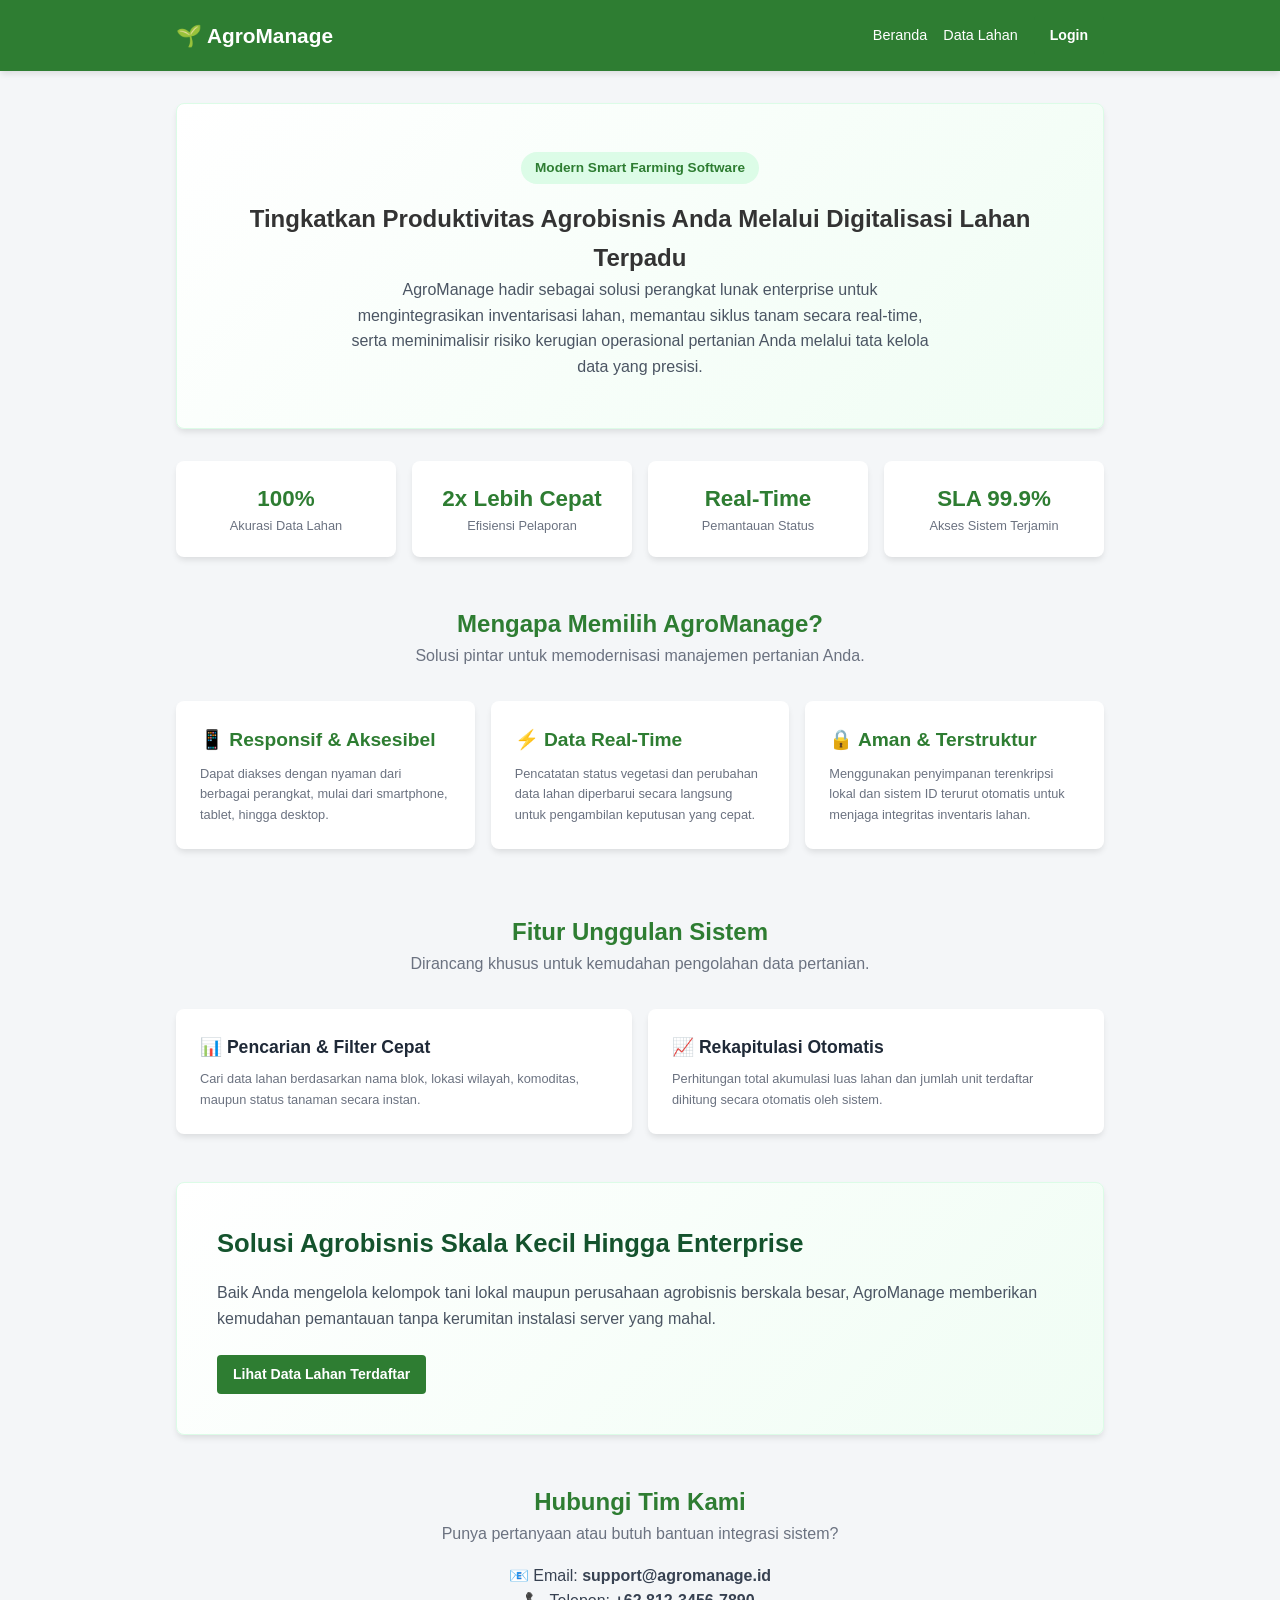
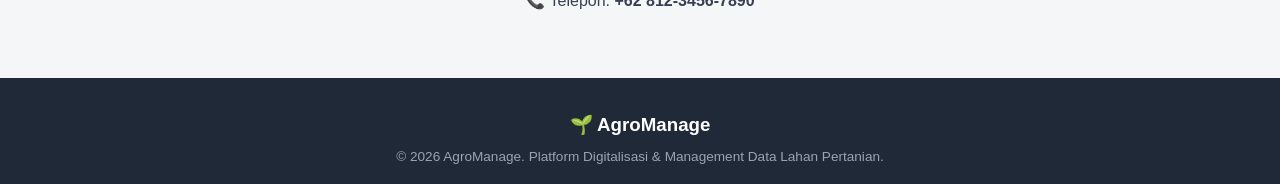
<file: index.html>
<!DOCTYPE html>
<html lang="id">
<head>
  <meta charset="UTF-8">
  <meta name="viewport" content="width=device-width, initial-scale=1.0">
  <title>AgroManage - Sistem Informasi Data Lahan Pertanian</title>
  <link rel="stylesheet" href="assets/css/style.css">
</head>
<body>

  <header class="header">
    <section class="container header-container">
      <h1 class="logo">🌱 AgroManage</h1>
      
      <button class="menu-toggle" id="menuToggle" aria-label="Toggle Navigation Menu">☰</button>

      <nav class="nav-links" id="navLinks" aria-label="Navigasi Utama">
        <a href="index.html" class="nav-link highlight-link">Beranda</a>
        <a href="datalahan.html" class="nav-link">Data Lahan</a>
        <a href="login.html" class="btn btn-primary">Login</a>
      </nav>
    </section>
  </header>

  <main class="container">
    <section id="beranda" class="hero-card">
      <mark class="hero-badge">Modern Smart Farming Software</mark>
      <h2>Tingkatkan Produktivitas Agrobisnis Anda Melalui Digitalisasi Lahan Terpadu</h2>
      <p>AgroManage hadir sebagai solusi perangkat lunak enterprise untuk mengintegrasikan inventarisasi lahan, 
        memantau siklus tanam secara real-time, serta meminimalisir risiko kerugian operasional pertanian Anda melalui tata kelola data yang presisi.</p>
    </section>

    <section class="stats-grid" aria-label="Statistik Layanan">
      <article class="stat-card">
        <h3>100%</h3>
        <p>Akurasi Data Lahan</p>
      </article>
      <article class="stat-card">
        <h3>2x Lebih Cepat</h3>
        <p>Efisiensi Pelaporan</p>
      </article>
      <article class="stat-card">
        <h3>Real-Time</h3>
        <p>Pemantauan Status</p>
      </article>
      <article class="stat-card">
        <h3>SLA 99.9%</h3>
        <p>Akses Sistem Terjamin</p>
      </article>
    </section>

    <section id="keunggulan" style="margin-bottom: 3rem;">
      <header style="text-align: center; margin-bottom: 2rem;">
        <h2 style="color: var(--primary);">Mengapa Memilih AgroManage?</h2>
        <p style="color: #6b7280;">Solusi pintar untuk memodernisasi manajemen pertanian Anda.</p>
      </header>

      <section class="scroll-container">
        <article class="stat-card" style="text-align: left; padding: 1.5rem;">
          <h3 style="font-size: 1.2rem; margin-bottom: 0.5rem;">📱 Responsif & Aksesibel</h3>
          <p>Dapat diakses dengan nyaman dari berbagai perangkat, mulai dari smartphone, tablet, hingga desktop.</p>
        </article>

        <article class="stat-card" style="text-align: left; padding: 1.5rem;">
          <h3 style="font-size: 1.2rem; margin-bottom: 0.5rem;">⚡ Data Real-Time</h3>
          <p>Pencatatan status vegetasi dan perubahan data lahan diperbarui secara langsung untuk pengambilan keputusan yang cepat.</p>
        </article>

        <article class="stat-card" style="text-align: left; padding: 1.5rem;">
          <h3 style="font-size: 1.2rem; margin-bottom: 0.5rem;">🔒 Aman & Terstruktur</h3>
          <p>Menggunakan penyimpanan terenkripsi lokal dan sistem ID terurut otomatis untuk menjaga integritas inventaris lahan.</p>
        </article>
      </section>
    </section>

    <section id="fitur" style="margin-bottom: 3rem;">
      <header style="text-align: center; margin-bottom: 2rem;">
        <h2 style="color: var(--primary);">Fitur Unggulan Sistem</h2>
        <p style="color: #6b7280;">Dirancang khusus untuk kemudahan pengolahan data pertanian.</p>
      </header>

      <section class="stats-grid" style="grid-template-columns: repeat(2, 1fr);">
        <article class="stat-card" style="text-align: left; padding: 1.5rem;">
          <h3 style="font-size: 1.1rem; color: #1f2937; margin-bottom: 0.5rem;">📊 Pencarian & Filter Cepat</h3>
          <p>Cari data lahan berdasarkan nama blok, lokasi wilayah, komoditas, maupun status tanaman secara instan.</p>
        </article>

        <article class="stat-card" style="text-align: left; padding: 1.5rem;">
          <h3 style="font-size: 1.1rem; color: #1f2937; margin-bottom: 0.5rem;">📈 Rekapitulasi Otomatis</h3>
          <p>Perhitungan total akumulasi luas lahan dan jumlah unit terdaftar dihitung secara otomatis oleh sistem.</p>
        </article>
      </section>
    </section>

    <section id="solusi" class="hero-card" style="text-align: left; padding: 2.5rem; margin-bottom: 3rem;">
      <header style="margin-bottom: 1rem;">
        <h2 style="color: #14532d;">Solusi Agrobisnis Skala Kecil Hingga Enterprise</h2>
      </header>
      <p style="margin-bottom: 1.5rem;">Baik Anda mengelola kelompok tani lokal maupun perusahaan agrobisnis berskala besar,
        AgroManage memberikan kemudahan pemantauan tanpa kerumitan instalasi server yang mahal.</p>
      <a href="datalahan.html" class="btn btn-primary" style="background-color: var(--primary); color: white; display: inline-block;">Lihat Data Lahan Terdaftar</a>
    </section>

    <section id="kontak" style="margin-bottom: 3rem; text-align: center;">
      <header style="margin-bottom: 1rem;">
        <h2 style="color: var(--primary);">Hubungi Tim Kami</h2>
        <p style="color: #6b7280;">Punya pertanyaan atau butuh bantuan integrasi sistem?</p>
      </header>
      <address style="font-style: normal; color: #374151;">
        <p>📧 Email: <strong>support@agromanage.id</strong></p>
        <p>📞 Telepon: <strong>+62 812-3456-7890</strong></p>
      </address>
    </section>
  </main>

  <footer class="footer">
    <section class="container">
      <h3 style="color: white; margin-bottom: 0.4rem;">🌱 AgroManage</h3>
      <p style="font-size: 0.85rem; color: #9ca3af;">&copy; 2026 AgroManage. Platform Digitalisasi & Management Data Lahan Pertanian.</p>
    </section>
  </footer>

  <script src="assets/js/mainapp.js"></script>
</body>
</html>
</file>
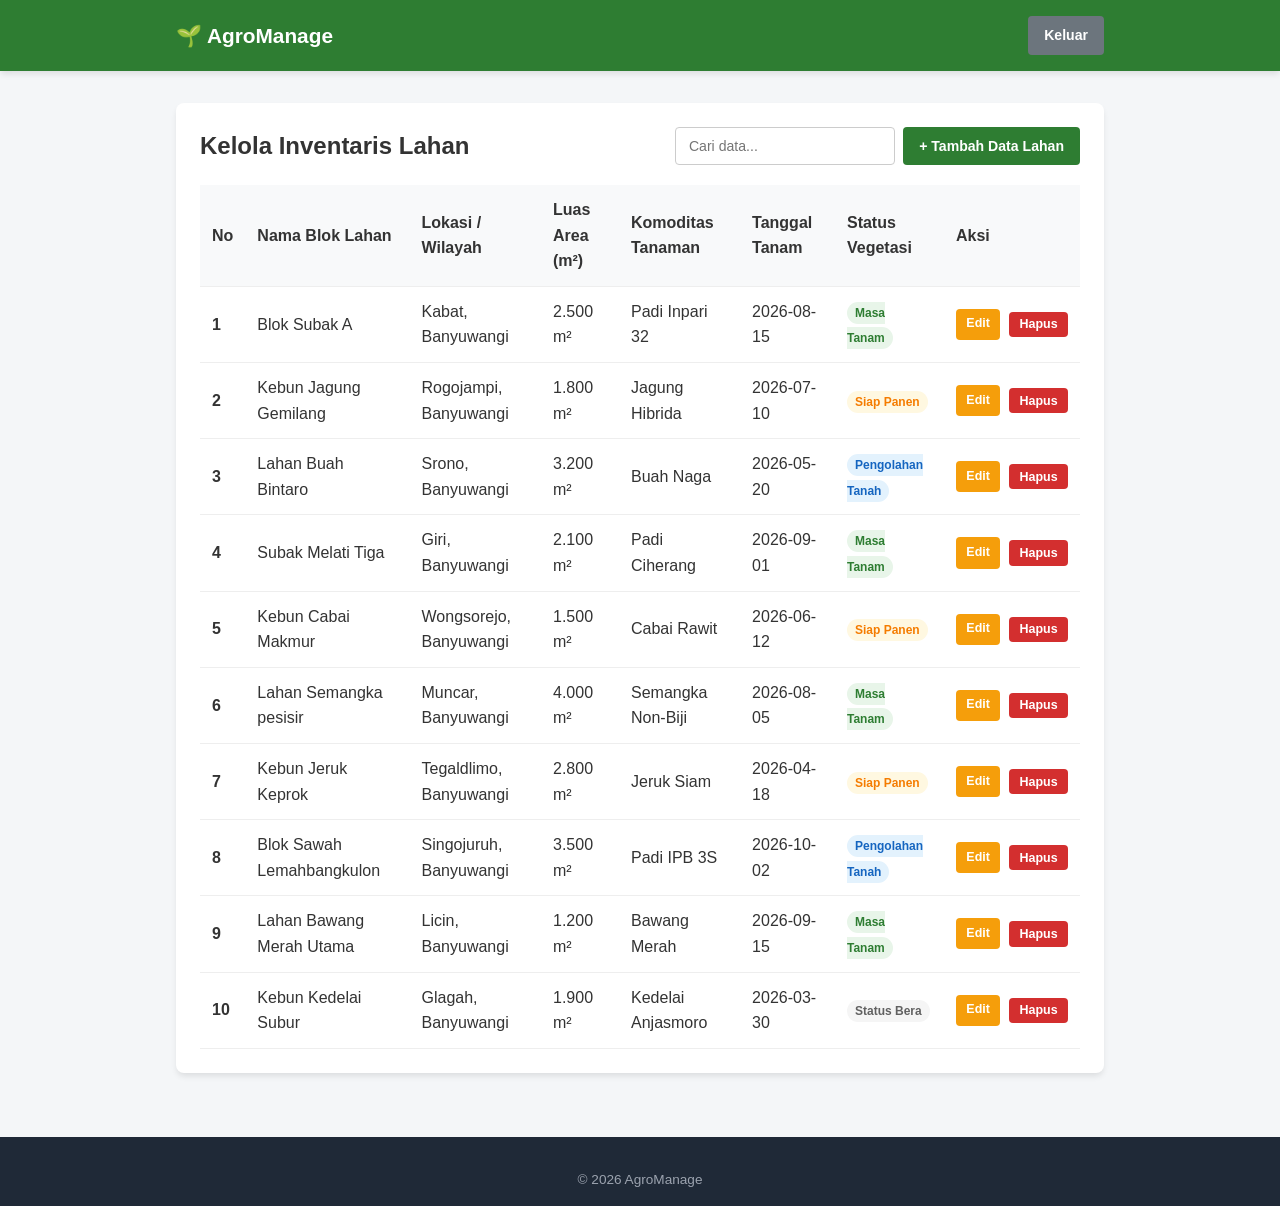
<file: dashboard.html>
<!DOCTYPE html>
<html lang="id">
<head>
  <meta charset="UTF-8">
  <meta name="viewport" content="width=device-width, initial-scale=1.0">
  <title>AgroManage - Management Dashboard</title>
  <link rel="stylesheet" href="assets/css/style.css">
</head>
<body>

  <header class="header">
    <section class="container header-container">
      <h1 class="logo">🌱 AgroManage</h1>

        <a href="index.html" class="btn btn-secondary">Keluar</a>
      </nav>
    </section>
  </header>

  <main class="container">
    <section class="card-table" aria-label="Tabel Kelola Data Lahan">
    <header class="table-header-responsive">
      <h2>Kelola Inventaris Lahan</h2>
      <section class="table-header-actions">
        <input type="search" id="searchInput" placeholder="Cari data..." style="padding: 0.5rem 0.8rem; border: 1px solid #ccc; border-radius: 4px; font-size: 0.88rem;">
        <a href="tambah_data.html" class="btn btn-primary" style="background-color: var(--primary); color: white; text-decoration: none;">+ Tambah Data Lahan</a>
      </section>
    </header>
      
      <figure style="overflow-x: auto; margin: 0;">
        <table class="table">
          <thead>
            <tr>
              <th scope="col">No</th>
              <th scope="col">Nama Blok Lahan</th>
              <th scope="col">Lokasi / Wilayah</th>
              <th scope="col">Luas Area (m²)</th>
              <th scope="col">Komoditas Tanaman</th>
              <th scope="col">Tanggal Tanam</th>
              <th scope="col">Status Vegetasi</th>
              <th scope="col">Aksi</th>
            </tr>
          </thead>
          <tbody id="lahanTableBody">
          </tbody>
        </table>
      </figure>
    </section>

</main>

  <footer class="footer">
    <section class="container">
      <p style="font-size: 0.85rem; color: #9ca3af;">&copy; 2026 AgroManage</p>
    </section>
  </footer>

  <script type="module" src="assets/js/dashboardapp.js"></script>
</body>
</html>
</file>
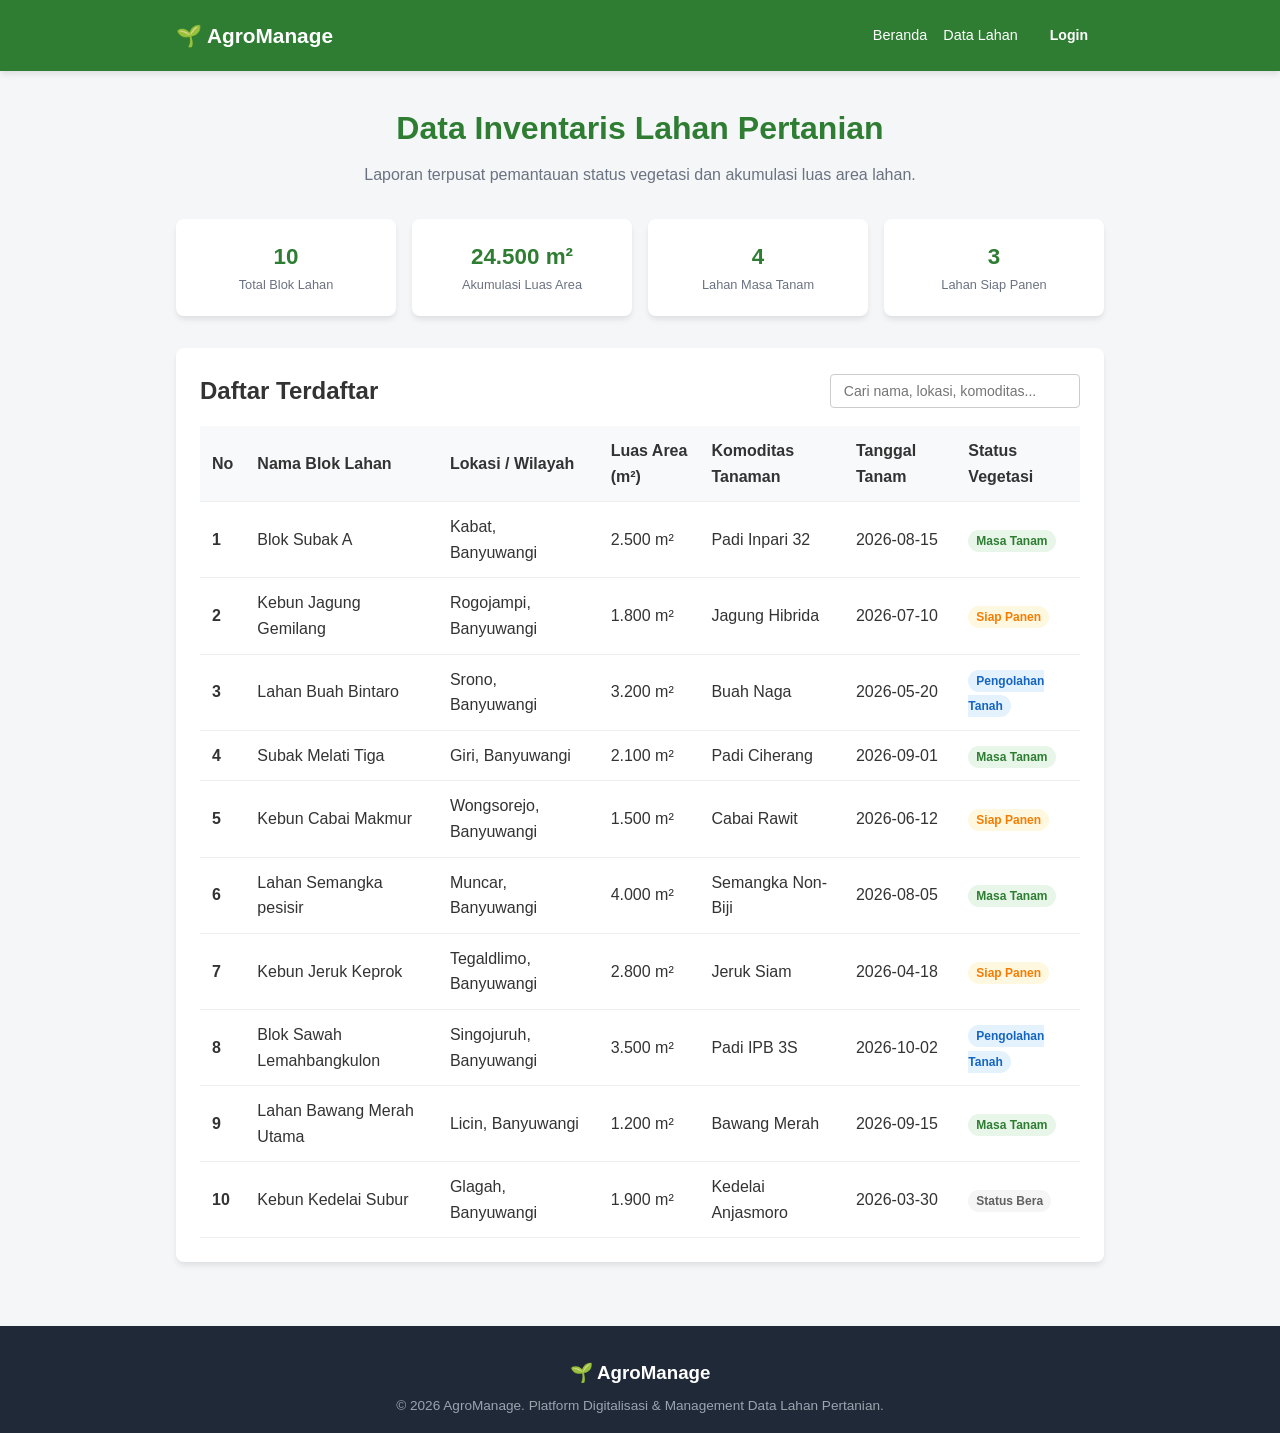
<file: datalahan.html>
<!DOCTYPE html>
<html lang="id">
<head>
  <meta charset="UTF-8">
  <meta name="viewport" content="width=device-width, initial-scale=1.0">
  <title>AgroManage - Data Lahan Pertanian</title>
  <link rel="stylesheet" href="./assets/css/style.css">
</head>
<body>

  <header class="header">
    <section class="container header-container">
      <h1 class="logo">🌱 AgroManage</h1>
      
      <button class="menu-toggle" id="menuToggle" aria-label="Toggle Navigation Menu">☰</button>

      <nav class="nav-links" id="navLinks" aria-label="Navigasi Utama">
        <a href="index.html" class="nav-link">Beranda</a>
        <a href="datalahan.html" class="nav-link highlight-link">Data Lahan</a>
        <a href="login.html" class="btn btn-primary">Login</a>
      </nav>
    </section>
  </header>

  <main class="container">
    <header style="margin-bottom: 2rem; text-align: center;">
      <h2 style="color: var(--primary); font-size: 2rem; margin-bottom: 0.5rem;">Data Inventaris Lahan Pertanian</h2>
      <p style="color: #6b7280;">Laporan terpusat pemantauan status vegetasi dan akumulasi luas area lahan.</p>
    </header>

    <section class="stats-grid" style="margin-bottom: 2rem;" aria-label="Ringkasan Total Data">
      <article class="stat-card"><h3 id="statTotalUnit">0</h3><p>Total Blok Lahan</p></article>
      <article class="stat-card"><h3 id="statTotalLuas">0 m²</h3><p>Akumulasi Luas Area</p></article>
      <article class="stat-card"><h3 id="statMasaTanam">0</h3><p>Lahan Masa Tanam</p></article>
      <article class="stat-card"><h3 id="statSiapPanen">0</h3><p>Lahan Siap Panen</p></article>
    </section>

    <section class="card-table" aria-label="Tabel Inventaris Lahan">
      <header class="table-header">
        <h2>Daftar Terdaftar</h2>
        <input type="search" id="searchInput" placeholder="Cari nama, lokasi, komoditas..." 
        style="padding: 0.5rem 0.8rem; border: 1px solid #ccc; border-radius: 4px; font-size: 0.88rem; width: 250px;">
      </header>
      
      <figure style="overflow-x: auto; margin: 0;">
        <table class="table">
          <thead>
            <tr>
              <th scope="col">No</th>
              <th scope="col">Nama Blok Lahan</th>
              <th scope="col">Lokasi / Wilayah</th>
              <th scope="col">Luas Area (m²)</th>
              <th scope="col">Komoditas Tanaman</th>
              <th scope="col">Tanggal Tanam</th>
              <th scope="col">Status Vegetasi</th>
            </tr>
          </thead>
          <tbody id="lahanTableBody">
          </tbody>
        </table>
      </figure>
    </section>
  </main>

  <footer class="footer">
    <section class="container">
      <h3 style="color: white; margin-bottom: 0.4rem;">🌱 AgroManage</h3>
      <p style="font-size: 0.85rem; color: #9ca3af;">&copy; 2026 AgroManage. Platform Digitalisasi & Management Data Lahan Pertanian.</p>
    </section>
  </footer>

  <script type="module" src="./assets/js/dashboardapp.js"></script>
</body>
</html>
</file>
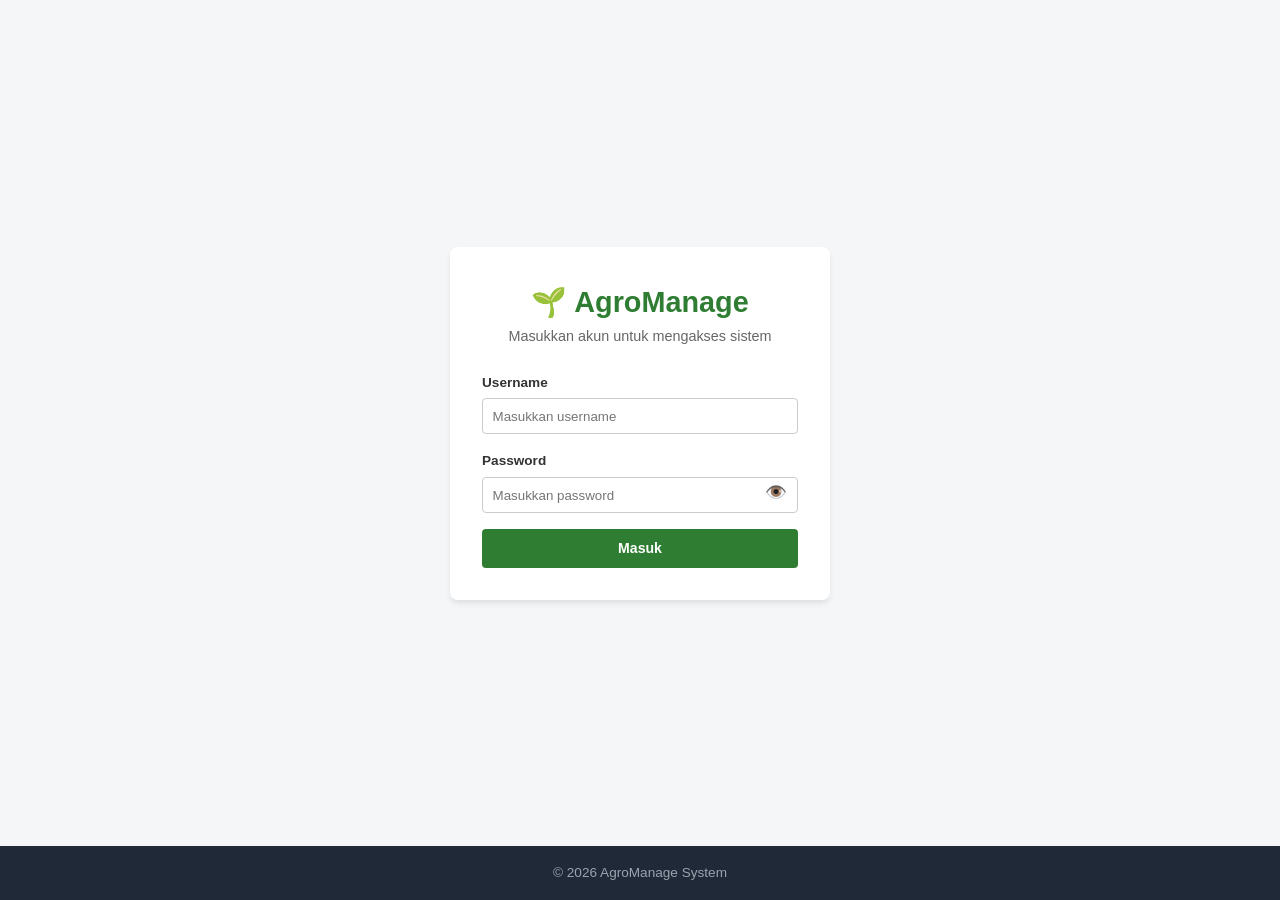
<file: login.html>
<!DOCTYPE html>
<html lang="id">
<head>
  <meta charset="UTF-8">
  <meta name="viewport" content="width=device-width, initial-scale=1.0">
  <title>AgroManage - Login Portal</title>
  <link rel="stylesheet" href="assets/css/style.css">
</head>
<body style="display: flex; flex-direction: column; min-height: 100vh; background-color: var(--bg-color);">

  <main style="flex: 1; display: flex; justify-content: center; align-items: center; padding: 1rem;">
    <article style="background: white; padding: 2rem; border-radius: 8px; box-shadow: var(--shadow); width: 100%; max-width: 380px;">
      <header style="text-align: center; margin-bottom: 1.5rem;">
        <h1 style="color: var(--primary); font-size: 1.8rem;">🌱 AgroManage</h1>
        <p style="color: #666; font-size: 0.9rem;">Masukkan akun untuk mengakses sistem</p>
      </header>

      <form id="loginForm">
        <p style="margin-bottom: 1rem;">
          <label for="username" style="display: block; font-size: 0.85rem; font-weight: 600; margin-bottom: 0.3rem;">Username</label>
          <input type="text" id="username" name="username" placeholder="Masukkan username" style="width: 100%; padding: 0.6rem; border: 1px solid #ccc; border-radius: 4px;">
        </p>

        <p style="margin-bottom: 1rem; position: relative;">
          <label for="password" style="display: block; font-size: 0.85rem; font-weight: 600; margin-bottom: 0.3rem;">Password</label>
          <input type="password" id="password" name="password" placeholder="Masukkan password" style="width: 100%; padding: 0.6rem 2.5rem 0.6rem 0.6rem; border: 1px solid #ccc; border-radius: 4px;">

          <button type="button" id="togglePassword" aria-label="Tampilkan Password" style="position: absolute; right: 8px; top: 28px; background: none; border: none; cursor: pointer; font-size: 1.1rem; padding: 0.2rem; color: #666;">
            👁️
          </button>
        </p>

        <p id="errorMessage" role="alert" style="color: #d32f2f;
        background-color: #ffebee; border: 1px solid #ffcdd2;
        padding: 0.5rem; border-radius: 4px; font-size: 0.85rem;
        text-align: center; margin-bottom: 1rem; display: none;"></p>

        <button type="submit" class="btn btn-primary" style="width: 100%;
        background-color: var(--primary); color: white; padding: 0.7rem;
        font-weight: bold;">Masuk</button>
      </form>
    </article>
  </main>

  <footer class="footer" style="margin-top: 0; padding: 1rem 0;">
    <section class="container">
      <p style="font-size: 0.85rem; color: #9ca3af;">&copy; 2026 AgroManage System</p>
    </section>
  </footer>

  <script type="module" src="assets/js/loginapp.js"></script>
</body>
</html>
</file>
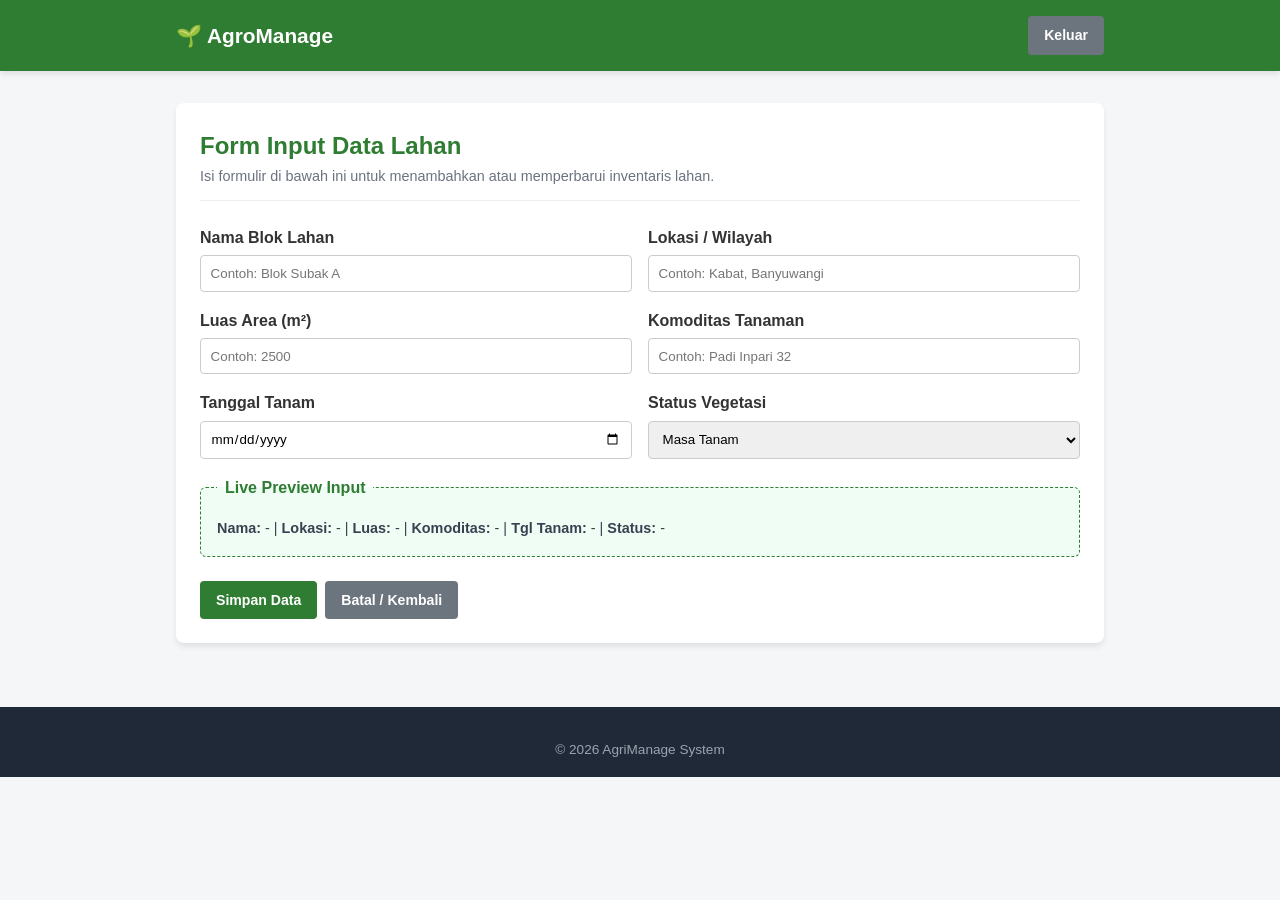
<file: tambah_data.html>
<!DOCTYPE html>
<html lang="id">
<head>
  <meta charset="UTF-8">
  <meta name="viewport" content="width=device-width, initial-scale=1.0">
  <title>AgroManage - Form Input Data Lahan</title>
  <link rel="stylesheet" href="assets/css/style.css">
</head>
<body>

  <!-- Header Navigasi -->
  <header class="header">
    <section class="container header-container">
      <h1 class="logo">🌱 AgroManage</h1>
      
        <a href="index.html" class="btn btn-secondary">Keluar</a>
      </nav>
    </section>
  </header>

  <main class="container">
    <article class="card-table" style="margin-bottom: 2rem;">
      <header style="margin-bottom: 1.5rem; border-bottom: 1px solid #eee; padding-bottom: 0.75rem;">
        <h2 id="formTitle" style="color: var(--primary);">Form Input Data Lahan</h2>
        <p style="color: #6b7280; font-size: 0.9rem;">Isi formulir di bawah ini untuk menambahkan atau memperbarui inventaris lahan.</p>
      </header>

      <form id="lahanForm">
        <input type="hidden" id="lahanId">

        <section class="stats-grid" style="grid-template-columns: repeat(2, 1fr); gap: 1rem; margin-bottom: 1rem;">
          <p>
            <label for="namaLahan" style="display: block; font-weight: 600; margin-bottom: 0.3rem;">Nama Blok Lahan</label>
            <input type="text" id="namaLahan" placeholder="Contoh: Blok Subak A" style="width: 100%; padding: 0.6rem; border: 1px solid #ccc; border-radius: 4px;">
          </p>

          <p>
            <label for="lokasi" style="display: block; font-weight: 600; margin-bottom: 0.3rem;">Lokasi / Wilayah</label>
            <input type="text" id="lokasi" placeholder="Contoh: Kabat, Banyuwangi" style="width: 100%; padding: 0.6rem; border: 1px solid #ccc; border-radius: 4px;">
          </p>

          <p>
            <label for="luas" style="display: block; font-weight: 600; margin-bottom: 0.3rem;">Luas Area (m²)</label>
            <input type="number" id="luas" placeholder="Contoh: 2500" style="width: 100%; padding: 0.6rem; border: 1px solid #ccc; border-radius: 4px;">
          </p>

          <p>
            <label for="jenisTanaman" style="display: block; font-weight: 600; margin-bottom: 0.3rem;">Komoditas Tanaman</label>
            <input type="text" id="jenisTanaman" placeholder="Contoh: Padi Inpari 32" style="width: 100%; padding: 0.6rem; border: 1px solid #ccc; border-radius: 4px;">
          </p>

          <p>
            <label for="tanggalTanam" style="display: block; font-weight: 600; margin-bottom: 0.3rem;">Tanggal Tanam</label>
            <input type="date" id="tanggalTanam" style="width: 100%; padding: 0.6rem; border: 1px solid #ccc; border-radius: 4px;">
          </p>

          <p>
            <label for="statusLahan" style="display: block; font-weight: 600; margin-bottom: 0.3rem;">Status Vegetasi</label>
            <select id="statusLahan" style="width: 100%; padding: 0.6rem; border: 1px solid #ccc; border-radius: 4px;">
              <option value="Masa Tanam">Masa Tanam</option>
              <option value="Siap Panen">Siap Panen</option>
              <option value="Pengolahan Tanah">Pengolahan Tanah</option>
              <option value="Status Bera">Status Bera</option>
            </select>
          </p>
        </section>

        <fieldset style="border: 1px dashed #2e7d32; background: #f0fdf4; border-radius: 6px; padding: 1rem; margin-bottom: 1.5rem;">
          <legend style="padding: 0 0.5rem; font-weight: bold; color: var(--primary);">Live Preview Input</legend>
          <p style="font-size: 0.9rem; color: #374151;">
            <strong>Nama:</strong> <span id="prevNamaLahan">-</span> | 
            <strong>Lokasi:</strong> <span id="prevLokasi">-</span> | 
            <strong>Luas:</strong> <span id="prevLuas">-</span> | 
            <strong>Komoditas:</strong> <span id="prevJenisTanaman">-</span> | 
            <strong>Tgl Tanam:</strong> <span id="prevTanggalTanam">-</span> | 
            <strong>Status:</strong> <span id="prevStatusLahan">-</span>
          </p>
        </fieldset>

        <footer style="display: flex; gap: 0.5rem;">
          <button type="submit" id="btnSubmit" class="btn btn-primary" style="background-color: var(--primary); color: white;">Simpan Data</button>
          <a href="dashboard.html" class="btn btn-secondary">Batal / Kembali</a>
        </footer>
      </form>
    </article>
  </main>

  <footer class="footer">
    <section class="container">
      <p style="font-size: 0.85rem; color: #9ca3af;">&copy; 2026 AgriManage System</p>
    </section>
  </footer>

  <script type="module" src="assets/js/dashboardapp.js"></script>
</body>
</html>
</file>
<file: assets/css/style.css>
/* ==========================================================================
   1. RESET & VARIABLES
   ========================================================================== */
:root {
  --primary: #2e7d32;
  --primary-hover: #1b5e20;
  --secondary: #6c757d;
  --secondary-hover: #5a6268;
  --bg-color: #f4f6f8;
  --card-bg: #ffffff;
  --text-color: #333333;
  --shadow: 0 4px 6px -1px rgba(0, 0, 0, 0.1);
}

* {
  box-sizing: border-box;
  margin: 0;
  padding: 0;
  font-family: 'Segoe UI', Tahoma, Geneva, Verdana, sans-serif;
}

body {
  background-color: var(--bg-color);
  color: var(--text-color);
  line-height: 1.6;
}

.container {
  width: 100%;
  max-width: 960px;
  margin: 0 auto;
  padding: 0 1rem;
}

/* ==========================================================================
   2. HEADER & TOGGLE BAR NAVIGASI
   ========================================================================== */
.header {
  background-color: var(--primary);
  color: white;
  padding: 1rem 0;
  box-shadow: var(--shadow);
  margin-bottom: 2rem;
}

.header-container {
  display: flex;
  justify-content: space-between;
  align-items: center;
}

.logo {
  font-size: 1.3rem;
  font-weight: 700;
}

.nav-links {
  display: flex;
  align-items: center;
  gap: 1rem;
}

.nav-link {
  color: white;
  text-decoration: none;
  font-size: 0.9rem;
  font-weight: 500;
}

.menu-toggle {
  display: none;
  background: none;
  border: none;
  color: white;
  font-size: 1.8rem;
  cursor: pointer;
  padding: 0.2rem 0.5rem;
}

/* ==========================================================================
   3. HERO & GRID COMPONENT (INDEX.HTML)
   ========================================================================== */
.hero-card {
  text-align: center;
  padding: 3rem 1.5rem;
  background: linear-gradient(135deg, #ffffff 0%, #f0fdf4 100%);
  border: 1px solid #dcfce7;
  border-radius: 8px;
  box-shadow: var(--shadow);
  margin-bottom: 2rem;
}

.hero-badge {
  display: inline-block;
  background-color: #dcfce7;
  color: var(--primary);
  font-size: 0.85rem;
  font-weight: 700;
  padding: 0.35rem 0.85rem;
  border-radius: 20px;
  margin-bottom: 1rem;
}

.hero-card h1 {
  font-size: 2rem;
  color: #14532d;
  margin-bottom: 0.75rem;
}

.hero-card p {
  font-size: 1rem;
  color: #4b5563;
  max-width: 600px;
  margin: 0 auto;
}

.stats-grid {
  display: grid;
  grid-template-columns: repeat(4, 1fr);
  gap: 1rem;
  margin-bottom: 3rem;
}

.stat-card {
  background: white;
  padding: 1.25rem 0.5rem;
  border-radius: 8px;
  text-align: center;
  box-shadow: var(--shadow);
}

.stat-card h3 {
  font-size: 1.4rem;
  color: var(--primary);
}

.stat-card p {
  font-size: 0.8rem;
  color: #6b7280;
}

.section-title {
  text-align: center;
  font-size: 1.5rem;
  color: var(--text-color);
  margin-bottom: 0.3rem;
}

.section-subtitle {
  text-align: center;
  color: #6b7280;
  margin-bottom: 1.5rem;
  font-size: 0.9rem;
}

.features-grid {
  display: grid;
  grid-template-columns: repeat(2, 1fr);
  gap: 1.25rem;
  margin-bottom: 3rem;
}

.feature-card {
  background: white;
  padding: 1.5rem;
  border-radius: 8px;
  box-shadow: var(--shadow);
}

.feature-icon {
  font-size: 2rem;
  margin-bottom: 0.5rem;
}

.feature-card h3 {
  font-size: 1.1rem;
  margin-bottom: 0.4rem;
}

.feature-card p {
  font-size: 0.88rem;
  color: #6b7280;
}

.about-section {
  background-color: #ffffff;
  padding: 2rem;
  border-radius: 8px;
  box-shadow: var(--shadow);
  margin-bottom: 3rem;
}

.about-section h2 {
  color: var(--primary);
  margin-bottom: 0.75rem;
}

.steps-grid {
  display: grid;
  grid-template-columns: repeat(3, 1fr);
  gap: 1.25rem;
  margin-bottom: 3rem;
}

.step-card {
  background: white;
  padding: 1.5rem;
  border-radius: 8px;
  box-shadow: var(--shadow);
  text-align: center;
}

.step-number {
  width: 36px;
  height: 36px;
  background-color: var(--primary);
  color: white;
  border-radius: 50%;
  display: flex;
  align-items: center;
  justify-content: center;
  font-weight: bold;
  margin: 0 auto 0.75rem auto;
}

/* ==========================================================================
   4. DASHBOARD & FORM PREVIEW (DASHBOARD.HTML)
   ========================================================================== */
.card-form, .card-preview, .card-table, .auth-card {
  background-color: var(--card-bg);
  border-radius: 8px;
  padding: 1.5rem;
  box-shadow: var(--shadow);
}

.form-group {
  margin-bottom: 1rem;
}

.form-group label {
  display: block;
  font-weight: 600;
  margin-bottom: 0.3rem;
  font-size: 0.9rem;
}

.form-group input, .form-group select {
  width: 100%;
  padding: 0.55rem;
  border: 1px solid #ccc;
  border-radius: 4px;
}

.form-actions {
  display: flex;
  gap: 0.5rem;
  margin-top: 1.2rem;
}

.form-preview-grid {
  display: grid;
  grid-template-columns: 1fr;
  gap: 1.5rem;
}

@media (min-width: 768px) {
  .form-preview-grid {
    grid-template-columns: 1fr 1fr;
    align-items: start;
  }
}

.preview-box {
  display: flex;
  flex-direction: column;
  gap: 0.75rem;
  background-color: #f9fbf9;
  border: 1px solid #e0e0e0;
  border-radius: 6px;
  padding: 1rem;
}

.preview-row {
  display: flex;
  justify-content: space-between;
  align-items: center;
  border-bottom: 1px dashed #e0e0e0;
  padding-bottom: 0.5rem;
}

.preview-row:last-child {
  border-bottom: none;
}

.preview-label {
  font-weight: 600;
  color: #555;
  font-size: 0.9rem;
}

.table-header {
  display: flex;
  justify-content: space-between;
  align-items: center;
  margin-bottom: 1rem;
}

.table {
  width: 100%;
  border-collapse: collapse;
}

.table th, .table td {
  padding: 0.75rem;
  text-align: left;
  border-bottom: 1px solid #eee;
}

.table th {
  background-color: #f8f9fa;
}

.btn {
  padding: 0.5rem 1rem;
  border: none;
  border-radius: 4px;
  cursor: pointer;
  font-size: 0.88rem;
  font-weight: 600;
  text-decoration: none;
  display: inline-block;
}

.btn-primary { background-color: var(--primary); color: white; }
.btn-secondary { background-color: var(--secondary); color: white; }
.btn-edit { background-color: #f57c00; color: white; margin-right: 0.2rem; }
.btn-danger { background-color: #d32f2f; color: white; }

.status-badge {
  padding: 0.25rem 0.5rem;
  border-radius: 12px;
  font-size: 0.75rem;
  font-weight: bold;
}
.badge-tanam { background-color: #e8f5e9; color: #2e7d32; }
.badge-panen { background-color: #fff8e1; color: #f57c00; }
.badge-olah { background-color: #e3f2fd; color: #1565c0; }
.badge-bera { background-color: #f5f5f5; color: #616161; }

.hidden { display: none !important; }

/* ==========================================================================
   5. MEDIA QUERIES (RESPONSIF TABLET & MOBILE)
   ========================================================================== */
@media (max-width: 992px) {
  .header-container {
    position: relative;
  }

  .menu-toggle {
    display: block;
  }

  .nav-links {
    display: none;
    flex-direction: column;
    width: 100%;
    background-color: var(--primary);
    position: absolute;
    top: 100%;
    left: 0;
    padding: 1rem 0;
    box-shadow: 0 4px 6px rgba(0, 0, 0, 0.15);
    border-top: 1px solid rgba(255, 255, 255, 0.2);
    z-index: 100;
  }

  .nav-links.active {
    display: flex;
  }

  .nav-link {
    margin-right: 0;
    padding: 0.6rem 1.5rem;
    width: 100%;
    text-align: center;
  }

  .nav-links .btn {
    margin: 0.5rem 1.5rem;
    text-align: center;
  }

  .stats-grid, .features-grid, .steps-grid {
    grid-template-columns: repeat(2, 1fr);
  }
}

@media (max-width: 576px) {
  .stats-grid, .features-grid, .steps-grid {
    grid-template-columns: 1fr;
  }
}

.scroll-container {
  display: flex;
  gap: 1rem;
  overflow-x: auto;
  padding-bottom: 1rem;
  scroll-snap-type: x mandatory;
  -webkit-overflow-scrolling: touch;
}

.scroll-container .stat-card {
  flex: 0 0 85%;
  scroll-snap-align: start;
}

.scroll-container::-webkit-scrollbar {
  height: 6px;
}
.scroll-container::-webkit-scrollbar-thumb {
  background: #cbd5e1;
  border-radius: 4px;
}

@media (min-width: 768px) {
  .scroll-container {
    display: grid;
    grid-template-columns: repeat(3, 1fr);
    overflow-x: visible;
  }
  .scroll-container .stat-card {
    flex: none;
  }
}

.table-header-responsive {
  display: flex;
  flex-direction: column;
  gap: 0.75rem;
  margin-bottom: 1.25rem;
}

.table-header-actions {
  display: flex;
  flex-direction: column;
  gap: 0.5rem;
  width: 100%;
}

.table-header-actions input[type="search"] {
  width: 100% !important;
}

.table-header-actions .btn {
  text-align: center;
  width: 100%;
}

.action-buttons {
  display: flex;
  gap: 0.35rem;
  align-items: center;
  white-space: nowrap;
}

.btn-sm {
  padding: 0.35rem 0.65rem !important;
  font-size: 0.78rem !important;
  border-radius: 4px;
}

@media (min-width: 640px) {
  .table-header-responsive {
    flex-direction: row;
    justify-content: space-between;
    align-items: center;
  }

  .table-header-actions {
    flex-direction: row;
    width: auto;
  }

  .table-header-actions input[type="search"] {
    width: 220px !important;
  }

  .table-header-actions .btn {
    width: auto;
  }
}

#solusi.hero-card {
  text-align: left;
  padding: 2.5rem;
}

#solusi header {
  margin-bottom: 1rem;
  width: 100%;
}

#solusi header h2 {
  color: #14532d;
  font-size: 1.6rem;
  margin-bottom: 0.75rem;
}

#solusi p {
  max-width: 100%;
  margin: 0 0 1.5rem 0 !important;
  padding: 0 !important;
  color: #4b5563;
  text-align: left;
}

#solusi .btn {
  display: inline-block;
}

/* ==========================================================================
   6. FOOTER
   ========================================================================== */
.footer {
  background-color: #1f2937;
  color: #9ca3af;
  padding: 2rem 0 1rem 0;
  margin-top: 4rem;
  text-align: center;
}
</file>
